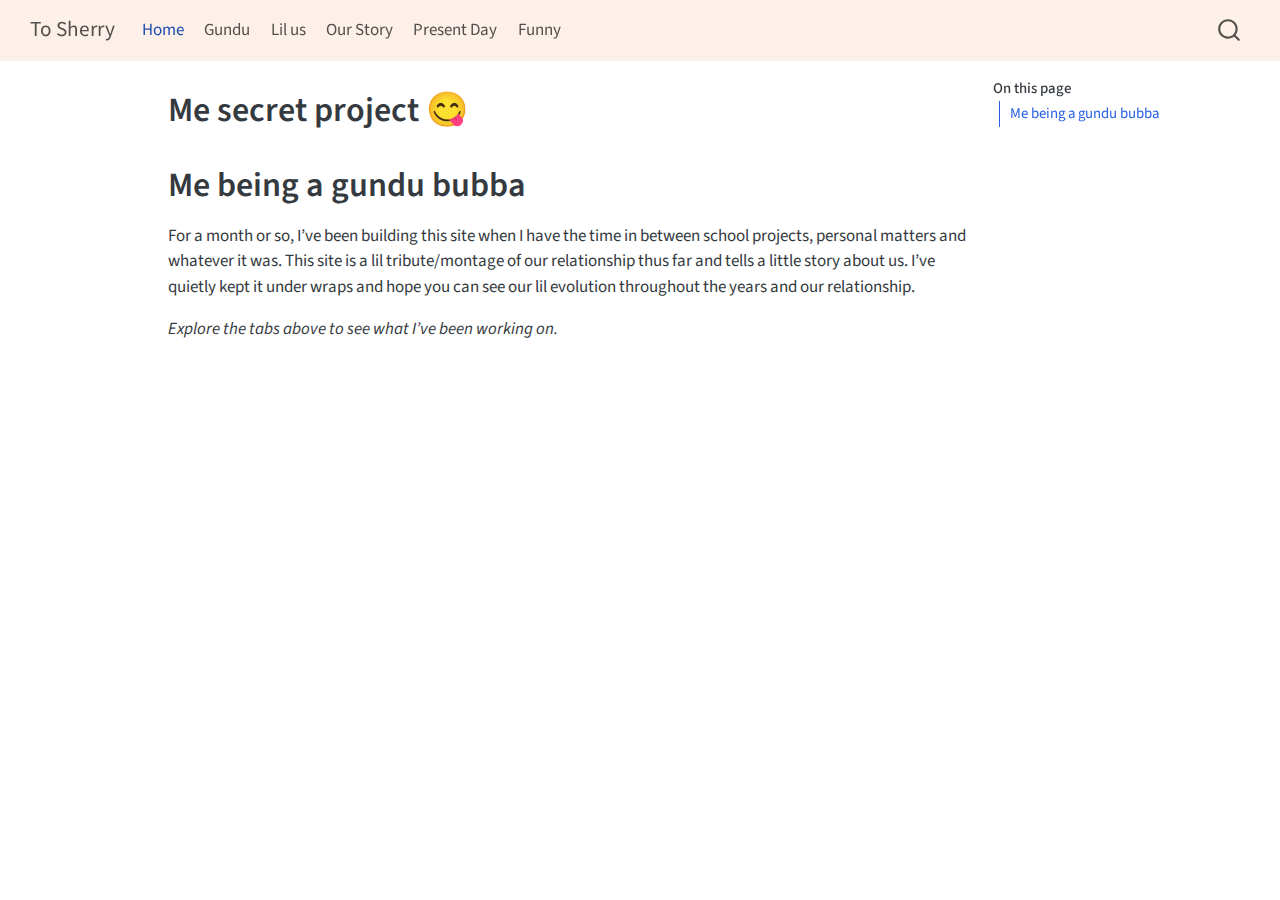
<file: docs/index.html>
<!DOCTYPE html>
<html xmlns="http://www.w3.org/1999/xhtml" lang="en" xml:lang="en"><head>

<meta charset="utf-8">
<meta name="generator" content="quarto-1.8.26">

<meta name="viewport" content="width=device-width, initial-scale=1.0, user-scalable=yes">


<title>Me secret project 😋 – To Sherry</title>
<style>
code{white-space: pre-wrap;}
span.smallcaps{font-variant: small-caps;}
div.columns{display: flex; gap: min(4vw, 1.5em);}
div.column{flex: auto; overflow-x: auto;}
div.hanging-indent{margin-left: 1.5em; text-indent: -1.5em;}
ul.task-list{list-style: none;}
ul.task-list li input[type="checkbox"] {
  width: 0.8em;
  margin: 0 0.8em 0.2em -1em; /* quarto-specific, see https://github.com/quarto-dev/quarto-cli/issues/4556 */ 
  vertical-align: middle;
}
</style>


<script src="site_libs/quarto-nav/quarto-nav.js"></script>
<script src="site_libs/quarto-nav/headroom.min.js"></script>
<script src="site_libs/clipboard/clipboard.min.js"></script>
<script src="site_libs/quarto-search/autocomplete.umd.js"></script>
<script src="site_libs/quarto-search/fuse.min.js"></script>
<script src="site_libs/quarto-search/quarto-search.js"></script>
<meta name="quarto:offset" content="./">
<script src="site_libs/quarto-html/quarto.js" type="module"></script>
<script src="site_libs/quarto-html/tabsets/tabsets.js" type="module"></script>
<script src="site_libs/quarto-html/axe/axe-check.js" type="module"></script>
<script src="site_libs/quarto-html/popper.min.js"></script>
<script src="site_libs/quarto-html/tippy.umd.min.js"></script>
<script src="site_libs/quarto-html/anchor.min.js"></script>
<link href="site_libs/quarto-html/tippy.css" rel="stylesheet">
<link href="site_libs/quarto-html/quarto-syntax-highlighting-587c61ba64f3a5504c4d52d930310e48.css" rel="stylesheet" id="quarto-text-highlighting-styles">
<script src="site_libs/bootstrap/bootstrap.min.js"></script>
<link href="site_libs/bootstrap/bootstrap-icons.css" rel="stylesheet">
<link href="site_libs/bootstrap/bootstrap-d19122526c0ed4ae2cac0f6bc141cb83.min.css" rel="stylesheet" append-hash="true" id="quarto-bootstrap" data-mode="light">
<script id="quarto-search-options" type="application/json">{
  "location": "navbar",
  "copy-button": false,
  "collapse-after": 3,
  "panel-placement": "end",
  "type": "overlay",
  "limit": 50,
  "keyboard-shortcut": [
    "f",
    "/",
    "s"
  ],
  "show-item-context": false,
  "language": {
    "search-no-results-text": "No results",
    "search-matching-documents-text": "matching documents",
    "search-copy-link-title": "Copy link to search",
    "search-hide-matches-text": "Hide additional matches",
    "search-more-match-text": "more match in this document",
    "search-more-matches-text": "more matches in this document",
    "search-clear-button-title": "Clear",
    "search-text-placeholder": "",
    "search-detached-cancel-button-title": "Cancel",
    "search-submit-button-title": "Submit",
    "search-label": "Search"
  }
}</script>


<link rel="stylesheet" href="styles.css">
</head>

<body class="nav-fixed quarto-light">

<div id="quarto-search-results"></div>
  <header id="quarto-header" class="headroom fixed-top">
    <nav class="navbar navbar-expand-lg " data-bs-theme="dark">
      <div class="navbar-container container-fluid">
      <div class="navbar-brand-container mx-auto">
    <a class="navbar-brand" href="./index.html">
    <span class="navbar-title">To Sherry</span>
    </a>
  </div>
            <div id="quarto-search" class="" title="Search"></div>
          <button class="navbar-toggler" type="button" data-bs-toggle="collapse" data-bs-target="#navbarCollapse" aria-controls="navbarCollapse" role="menu" aria-expanded="false" aria-label="Toggle navigation" onclick="if (window.quartoToggleHeadroom) { window.quartoToggleHeadroom(); }">
  <span class="navbar-toggler-icon"></span>
</button>
          <div class="collapse navbar-collapse" id="navbarCollapse">
            <ul class="navbar-nav navbar-nav-scroll me-auto">
  <li class="nav-item">
    <a class="nav-link active" href="./index.html" aria-current="page"> 
<span class="menu-text">Home</span></a>
  </li>  
  <li class="nav-item">
    <a class="nav-link" href="./about.html"> 
<span class="menu-text">Gundu</span></a>
  </li>  
  <li class="nav-item">
    <a class="nav-link" href="./beginning.html"> 
<span class="menu-text">Lil us</span></a>
  </li>  
  <li class="nav-item">
    <a class="nav-link" href="./story.html"> 
<span class="menu-text">Our Story</span></a>
  </li>  
  <li class="nav-item">
    <a class="nav-link" href="./present.html"> 
<span class="menu-text">Present Day</span></a>
  </li>  
  <li class="nav-item">
    <a class="nav-link" href="./test.html"> 
<span class="menu-text">Funny</span></a>
  </li>  
</ul>
          </div> <!-- /navcollapse -->
            <div class="quarto-navbar-tools">
</div>
      </div> <!-- /container-fluid -->
    </nav>
</header>
<!-- content -->
<div id="quarto-content" class="quarto-container page-columns page-rows-contents page-layout-article page-navbar">
<!-- sidebar -->
<!-- margin-sidebar -->
    <div id="quarto-margin-sidebar" class="sidebar margin-sidebar">
        <nav id="TOC" role="doc-toc" class="toc-active">
    <h2 id="toc-title">On this page</h2>
   
  <ul>
  <li><a href="#me-being-a-gundu-bubba" id="toc-me-being-a-gundu-bubba" class="nav-link active" data-scroll-target="#me-being-a-gundu-bubba">Me being a gundu bubba</a></li>
  </ul>
</nav>
    </div>
<!-- main -->
<main class="content" id="quarto-document-content">

<header id="title-block-header" class="quarto-title-block default">
<div class="quarto-title">
<h1 class="title">Me secret project 😋</h1>
</div>



<div class="quarto-title-meta">

    
  
    
  </div>
  


</header>


<section id="me-being-a-gundu-bubba" class="level1">
<h1>Me being a gundu bubba</h1>
<p>For a month or so, I’ve been building this site when I have the time in between school projects, personal matters and whatever it was. This site is a lil tribute/montage of our relationship thus far and tells a little story about us. I’ve quietly kept it under wraps and hope you can see our lil evolution throughout the years and our relationship.</p>
<p><em>Explore the tabs above to see what I’ve been working on.</em></p>


</section>

</main> <!-- /main -->
<script id="quarto-html-after-body" type="application/javascript">
  window.document.addEventListener("DOMContentLoaded", function (event) {
    const icon = "";
    const anchorJS = new window.AnchorJS();
    anchorJS.options = {
      placement: 'right',
      icon: icon
    };
    anchorJS.add('.anchored');
    const isCodeAnnotation = (el) => {
      for (const clz of el.classList) {
        if (clz.startsWith('code-annotation-')) {                     
          return true;
        }
      }
      return false;
    }
    const onCopySuccess = function(e) {
      // button target
      const button = e.trigger;
      // don't keep focus
      button.blur();
      // flash "checked"
      button.classList.add('code-copy-button-checked');
      var currentTitle = button.getAttribute("title");
      button.setAttribute("title", "Copied!");
      let tooltip;
      if (window.bootstrap) {
        button.setAttribute("data-bs-toggle", "tooltip");
        button.setAttribute("data-bs-placement", "left");
        button.setAttribute("data-bs-title", "Copied!");
        tooltip = new bootstrap.Tooltip(button, 
          { trigger: "manual", 
            customClass: "code-copy-button-tooltip",
            offset: [0, -8]});
        tooltip.show();    
      }
      setTimeout(function() {
        if (tooltip) {
          tooltip.hide();
          button.removeAttribute("data-bs-title");
          button.removeAttribute("data-bs-toggle");
          button.removeAttribute("data-bs-placement");
        }
        button.setAttribute("title", currentTitle);
        button.classList.remove('code-copy-button-checked');
      }, 1000);
      // clear code selection
      e.clearSelection();
    }
    const getTextToCopy = function(trigger) {
      const outerScaffold = trigger.parentElement.cloneNode(true);
      const codeEl = outerScaffold.querySelector('code');
      for (const childEl of codeEl.children) {
        if (isCodeAnnotation(childEl)) {
          childEl.remove();
        }
      }
      return codeEl.innerText;
    }
    const clipboard = new window.ClipboardJS('.code-copy-button:not([data-in-quarto-modal])', {
      text: getTextToCopy
    });
    clipboard.on('success', onCopySuccess);
    if (window.document.getElementById('quarto-embedded-source-code-modal')) {
      const clipboardModal = new window.ClipboardJS('.code-copy-button[data-in-quarto-modal]', {
        text: getTextToCopy,
        container: window.document.getElementById('quarto-embedded-source-code-modal')
      });
      clipboardModal.on('success', onCopySuccess);
    }
      var localhostRegex = new RegExp(/^(?:http|https):\/\/localhost\:?[0-9]*\//);
      var mailtoRegex = new RegExp(/^mailto:/);
        var filterRegex = new RegExp('/' + window.location.host + '/');
      var isInternal = (href) => {
          return filterRegex.test(href) || localhostRegex.test(href) || mailtoRegex.test(href);
      }
      // Inspect non-navigation links and adorn them if external
     var links = window.document.querySelectorAll('a[href]:not(.nav-link):not(.navbar-brand):not(.toc-action):not(.sidebar-link):not(.sidebar-item-toggle):not(.pagination-link):not(.no-external):not([aria-hidden]):not(.dropdown-item):not(.quarto-navigation-tool):not(.about-link)');
      for (var i=0; i<links.length; i++) {
        const link = links[i];
        if (!isInternal(link.href)) {
          // undo the damage that might have been done by quarto-nav.js in the case of
          // links that we want to consider external
          if (link.dataset.originalHref !== undefined) {
            link.href = link.dataset.originalHref;
          }
        }
      }
    function tippyHover(el, contentFn, onTriggerFn, onUntriggerFn) {
      const config = {
        allowHTML: true,
        maxWidth: 500,
        delay: 100,
        arrow: false,
        appendTo: function(el) {
            return el.parentElement;
        },
        interactive: true,
        interactiveBorder: 10,
        theme: 'quarto',
        placement: 'bottom-start',
      };
      if (contentFn) {
        config.content = contentFn;
      }
      if (onTriggerFn) {
        config.onTrigger = onTriggerFn;
      }
      if (onUntriggerFn) {
        config.onUntrigger = onUntriggerFn;
      }
      window.tippy(el, config); 
    }
    const noterefs = window.document.querySelectorAll('a[role="doc-noteref"]');
    for (var i=0; i<noterefs.length; i++) {
      const ref = noterefs[i];
      tippyHover(ref, function() {
        // use id or data attribute instead here
        let href = ref.getAttribute('data-footnote-href') || ref.getAttribute('href');
        try { href = new URL(href).hash; } catch {}
        const id = href.replace(/^#\/?/, "");
        const note = window.document.getElementById(id);
        if (note) {
          return note.innerHTML;
        } else {
          return "";
        }
      });
    }
    const xrefs = window.document.querySelectorAll('a.quarto-xref');
    const processXRef = (id, note) => {
      // Strip column container classes
      const stripColumnClz = (el) => {
        el.classList.remove("page-full", "page-columns");
        if (el.children) {
          for (const child of el.children) {
            stripColumnClz(child);
          }
        }
      }
      stripColumnClz(note)
      if (id === null || id.startsWith('sec-')) {
        // Special case sections, only their first couple elements
        const container = document.createElement("div");
        if (note.children && note.children.length > 2) {
          container.appendChild(note.children[0].cloneNode(true));
          for (let i = 1; i < note.children.length; i++) {
            const child = note.children[i];
            if (child.tagName === "P" && child.innerText === "") {
              continue;
            } else {
              container.appendChild(child.cloneNode(true));
              break;
            }
          }
          if (window.Quarto?.typesetMath) {
            window.Quarto.typesetMath(container);
          }
          return container.innerHTML
        } else {
          if (window.Quarto?.typesetMath) {
            window.Quarto.typesetMath(note);
          }
          return note.innerHTML;
        }
      } else {
        // Remove any anchor links if they are present
        const anchorLink = note.querySelector('a.anchorjs-link');
        if (anchorLink) {
          anchorLink.remove();
        }
        if (window.Quarto?.typesetMath) {
          window.Quarto.typesetMath(note);
        }
        if (note.classList.contains("callout")) {
          return note.outerHTML;
        } else {
          return note.innerHTML;
        }
      }
    }
    for (var i=0; i<xrefs.length; i++) {
      const xref = xrefs[i];
      tippyHover(xref, undefined, function(instance) {
        instance.disable();
        let url = xref.getAttribute('href');
        let hash = undefined; 
        if (url.startsWith('#')) {
          hash = url;
        } else {
          try { hash = new URL(url).hash; } catch {}
        }
        if (hash) {
          const id = hash.replace(/^#\/?/, "");
          const note = window.document.getElementById(id);
          if (note !== null) {
            try {
              const html = processXRef(id, note.cloneNode(true));
              instance.setContent(html);
            } finally {
              instance.enable();
              instance.show();
            }
          } else {
            // See if we can fetch this
            fetch(url.split('#')[0])
            .then(res => res.text())
            .then(html => {
              const parser = new DOMParser();
              const htmlDoc = parser.parseFromString(html, "text/html");
              const note = htmlDoc.getElementById(id);
              if (note !== null) {
                const html = processXRef(id, note);
                instance.setContent(html);
              } 
            }).finally(() => {
              instance.enable();
              instance.show();
            });
          }
        } else {
          // See if we can fetch a full url (with no hash to target)
          // This is a special case and we should probably do some content thinning / targeting
          fetch(url)
          .then(res => res.text())
          .then(html => {
            const parser = new DOMParser();
            const htmlDoc = parser.parseFromString(html, "text/html");
            const note = htmlDoc.querySelector('main.content');
            if (note !== null) {
              // This should only happen for chapter cross references
              // (since there is no id in the URL)
              // remove the first header
              if (note.children.length > 0 && note.children[0].tagName === "HEADER") {
                note.children[0].remove();
              }
              const html = processXRef(null, note);
              instance.setContent(html);
            } 
          }).finally(() => {
            instance.enable();
            instance.show();
          });
        }
      }, function(instance) {
      });
    }
        let selectedAnnoteEl;
        const selectorForAnnotation = ( cell, annotation) => {
          let cellAttr = 'data-code-cell="' + cell + '"';
          let lineAttr = 'data-code-annotation="' +  annotation + '"';
          const selector = 'span[' + cellAttr + '][' + lineAttr + ']';
          return selector;
        }
        const selectCodeLines = (annoteEl) => {
          const doc = window.document;
          const targetCell = annoteEl.getAttribute("data-target-cell");
          const targetAnnotation = annoteEl.getAttribute("data-target-annotation");
          const annoteSpan = window.document.querySelector(selectorForAnnotation(targetCell, targetAnnotation));
          const lines = annoteSpan.getAttribute("data-code-lines").split(",");
          const lineIds = lines.map((line) => {
            return targetCell + "-" + line;
          })
          let top = null;
          let height = null;
          let parent = null;
          if (lineIds.length > 0) {
              //compute the position of the single el (top and bottom and make a div)
              const el = window.document.getElementById(lineIds[0]);
              top = el.offsetTop;
              height = el.offsetHeight;
              parent = el.parentElement.parentElement;
            if (lineIds.length > 1) {
              const lastEl = window.document.getElementById(lineIds[lineIds.length - 1]);
              const bottom = lastEl.offsetTop + lastEl.offsetHeight;
              height = bottom - top;
            }
            if (top !== null && height !== null && parent !== null) {
              // cook up a div (if necessary) and position it 
              let div = window.document.getElementById("code-annotation-line-highlight");
              if (div === null) {
                div = window.document.createElement("div");
                div.setAttribute("id", "code-annotation-line-highlight");
                div.style.position = 'absolute';
                parent.appendChild(div);
              }
              div.style.top = top - 2 + "px";
              div.style.height = height + 4 + "px";
              div.style.left = 0;
              let gutterDiv = window.document.getElementById("code-annotation-line-highlight-gutter");
              if (gutterDiv === null) {
                gutterDiv = window.document.createElement("div");
                gutterDiv.setAttribute("id", "code-annotation-line-highlight-gutter");
                gutterDiv.style.position = 'absolute';
                const codeCell = window.document.getElementById(targetCell);
                const gutter = codeCell.querySelector('.code-annotation-gutter');
                gutter.appendChild(gutterDiv);
              }
              gutterDiv.style.top = top - 2 + "px";
              gutterDiv.style.height = height + 4 + "px";
            }
            selectedAnnoteEl = annoteEl;
          }
        };
        const unselectCodeLines = () => {
          const elementsIds = ["code-annotation-line-highlight", "code-annotation-line-highlight-gutter"];
          elementsIds.forEach((elId) => {
            const div = window.document.getElementById(elId);
            if (div) {
              div.remove();
            }
          });
          selectedAnnoteEl = undefined;
        };
          // Handle positioning of the toggle
      window.addEventListener(
        "resize",
        throttle(() => {
          elRect = undefined;
          if (selectedAnnoteEl) {
            selectCodeLines(selectedAnnoteEl);
          }
        }, 10)
      );
      function throttle(fn, ms) {
      let throttle = false;
      let timer;
        return (...args) => {
          if(!throttle) { // first call gets through
              fn.apply(this, args);
              throttle = true;
          } else { // all the others get throttled
              if(timer) clearTimeout(timer); // cancel #2
              timer = setTimeout(() => {
                fn.apply(this, args);
                timer = throttle = false;
              }, ms);
          }
        };
      }
        // Attach click handler to the DT
        const annoteDls = window.document.querySelectorAll('dt[data-target-cell]');
        for (const annoteDlNode of annoteDls) {
          annoteDlNode.addEventListener('click', (event) => {
            const clickedEl = event.target;
            if (clickedEl !== selectedAnnoteEl) {
              unselectCodeLines();
              const activeEl = window.document.querySelector('dt[data-target-cell].code-annotation-active');
              if (activeEl) {
                activeEl.classList.remove('code-annotation-active');
              }
              selectCodeLines(clickedEl);
              clickedEl.classList.add('code-annotation-active');
            } else {
              // Unselect the line
              unselectCodeLines();
              clickedEl.classList.remove('code-annotation-active');
            }
          });
        }
    const findCites = (el) => {
      const parentEl = el.parentElement;
      if (parentEl) {
        const cites = parentEl.dataset.cites;
        if (cites) {
          return {
            el,
            cites: cites.split(' ')
          };
        } else {
          return findCites(el.parentElement)
        }
      } else {
        return undefined;
      }
    };
    var bibliorefs = window.document.querySelectorAll('a[role="doc-biblioref"]');
    for (var i=0; i<bibliorefs.length; i++) {
      const ref = bibliorefs[i];
      const citeInfo = findCites(ref);
      if (citeInfo) {
        tippyHover(citeInfo.el, function() {
          var popup = window.document.createElement('div');
          citeInfo.cites.forEach(function(cite) {
            var citeDiv = window.document.createElement('div');
            citeDiv.classList.add('hanging-indent');
            citeDiv.classList.add('csl-entry');
            var biblioDiv = window.document.getElementById('ref-' + cite);
            if (biblioDiv) {
              citeDiv.innerHTML = biblioDiv.innerHTML;
            }
            popup.appendChild(citeDiv);
          });
          return popup.innerHTML;
        });
      }
    }
  });
  </script>
</div> <!-- /content -->




</body></html>
</file>
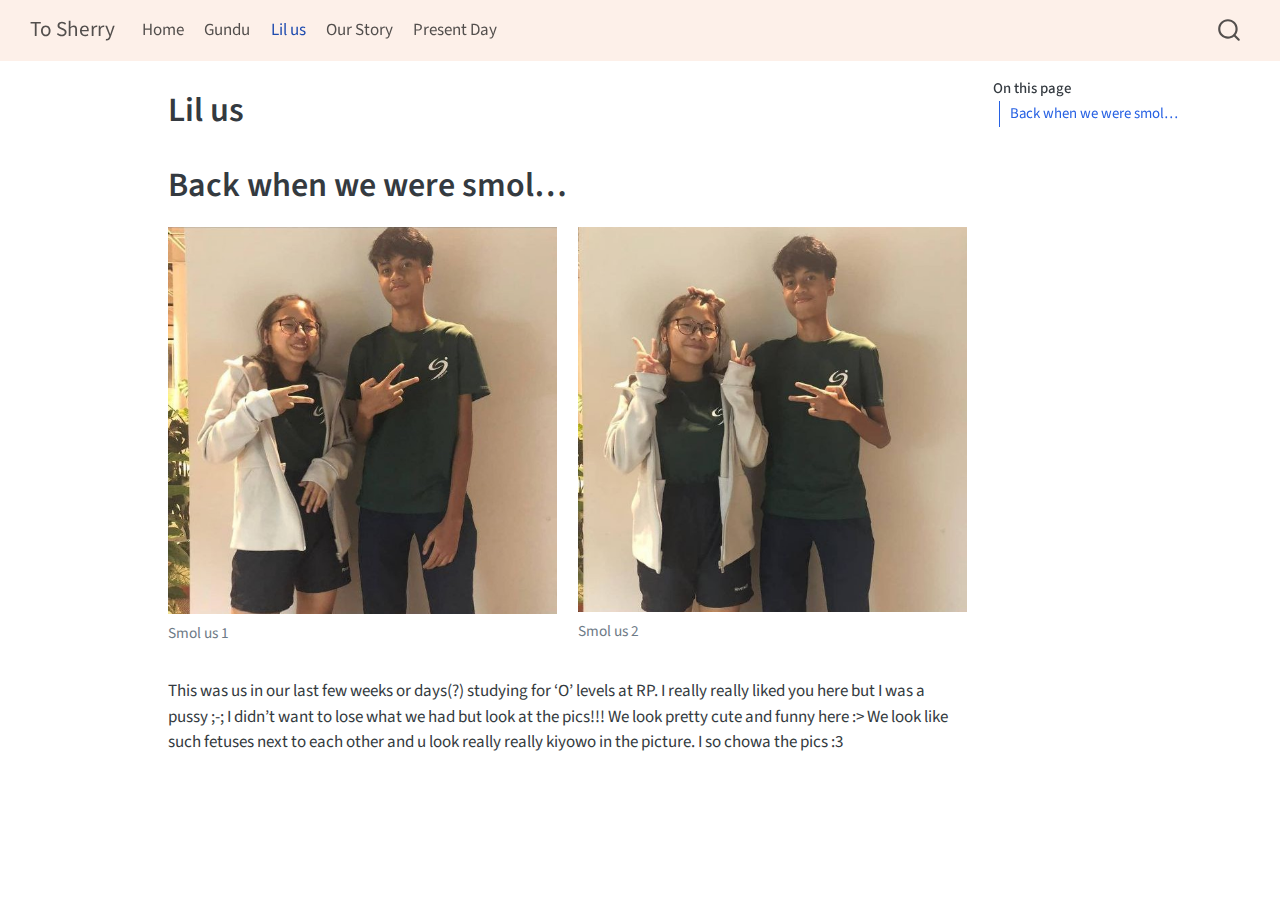
<file: docs/beginning.html>
<!DOCTYPE html>
<html xmlns="http://www.w3.org/1999/xhtml" lang="en" xml:lang="en"><head>

<meta charset="utf-8">
<meta name="generator" content="quarto-1.8.26">

<meta name="viewport" content="width=device-width, initial-scale=1.0, user-scalable=yes">


<title>Lil us – To Sherry</title>
<style>
code{white-space: pre-wrap;}
span.smallcaps{font-variant: small-caps;}
div.columns{display: flex; gap: min(4vw, 1.5em);}
div.column{flex: auto; overflow-x: auto;}
div.hanging-indent{margin-left: 1.5em; text-indent: -1.5em;}
ul.task-list{list-style: none;}
ul.task-list li input[type="checkbox"] {
  width: 0.8em;
  margin: 0 0.8em 0.2em -1em; /* quarto-specific, see https://github.com/quarto-dev/quarto-cli/issues/4556 */ 
  vertical-align: middle;
}
</style>


<script src="site_libs/quarto-nav/quarto-nav.js"></script>
<script src="site_libs/quarto-nav/headroom.min.js"></script>
<script src="site_libs/clipboard/clipboard.min.js"></script>
<script src="site_libs/quarto-search/autocomplete.umd.js"></script>
<script src="site_libs/quarto-search/fuse.min.js"></script>
<script src="site_libs/quarto-search/quarto-search.js"></script>
<meta name="quarto:offset" content="./">
<script src="site_libs/quarto-html/quarto.js" type="module"></script>
<script src="site_libs/quarto-html/tabsets/tabsets.js" type="module"></script>
<script src="site_libs/quarto-html/axe/axe-check.js" type="module"></script>
<script src="site_libs/quarto-html/popper.min.js"></script>
<script src="site_libs/quarto-html/tippy.umd.min.js"></script>
<script src="site_libs/quarto-html/anchor.min.js"></script>
<link href="site_libs/quarto-html/tippy.css" rel="stylesheet">
<link href="site_libs/quarto-html/quarto-syntax-highlighting-587c61ba64f3a5504c4d52d930310e48.css" rel="stylesheet" id="quarto-text-highlighting-styles">
<script src="site_libs/bootstrap/bootstrap.min.js"></script>
<link href="site_libs/bootstrap/bootstrap-icons.css" rel="stylesheet">
<link href="site_libs/bootstrap/bootstrap-d19122526c0ed4ae2cac0f6bc141cb83.min.css" rel="stylesheet" append-hash="true" id="quarto-bootstrap" data-mode="light">
<script id="quarto-search-options" type="application/json">{
  "location": "navbar",
  "copy-button": false,
  "collapse-after": 3,
  "panel-placement": "end",
  "type": "overlay",
  "limit": 50,
  "keyboard-shortcut": [
    "f",
    "/",
    "s"
  ],
  "show-item-context": false,
  "language": {
    "search-no-results-text": "No results",
    "search-matching-documents-text": "matching documents",
    "search-copy-link-title": "Copy link to search",
    "search-hide-matches-text": "Hide additional matches",
    "search-more-match-text": "more match in this document",
    "search-more-matches-text": "more matches in this document",
    "search-clear-button-title": "Clear",
    "search-text-placeholder": "",
    "search-detached-cancel-button-title": "Cancel",
    "search-submit-button-title": "Submit",
    "search-label": "Search"
  }
}</script>


<link rel="stylesheet" href="styles.css">
</head>

<body class="nav-fixed quarto-light">

<div id="quarto-search-results"></div>
  <header id="quarto-header" class="headroom fixed-top">
    <nav class="navbar navbar-expand-lg " data-bs-theme="dark">
      <div class="navbar-container container-fluid">
      <div class="navbar-brand-container mx-auto">
    <a class="navbar-brand" href="./index.html">
    <span class="navbar-title">To Sherry</span>
    </a>
  </div>
            <div id="quarto-search" class="" title="Search"></div>
          <button class="navbar-toggler" type="button" data-bs-toggle="collapse" data-bs-target="#navbarCollapse" aria-controls="navbarCollapse" role="menu" aria-expanded="false" aria-label="Toggle navigation" onclick="if (window.quartoToggleHeadroom) { window.quartoToggleHeadroom(); }">
  <span class="navbar-toggler-icon"></span>
</button>
          <div class="collapse navbar-collapse" id="navbarCollapse">
            <ul class="navbar-nav navbar-nav-scroll me-auto">
  <li class="nav-item">
    <a class="nav-link" href="./index.html"> 
<span class="menu-text">Home</span></a>
  </li>  
  <li class="nav-item">
    <a class="nav-link" href="./about.html"> 
<span class="menu-text">Gundu</span></a>
  </li>  
  <li class="nav-item">
    <a class="nav-link active" href="./beginning.html" aria-current="page"> 
<span class="menu-text">Lil us</span></a>
  </li>  
  <li class="nav-item">
    <a class="nav-link" href="./story.html"> 
<span class="menu-text">Our Story</span></a>
  </li>  
  <li class="nav-item">
    <a class="nav-link" href="./present.html"> 
<span class="menu-text">Present Day</span></a>
  </li>  
</ul>
          </div> <!-- /navcollapse -->
            <div class="quarto-navbar-tools">
</div>
      </div> <!-- /container-fluid -->
    </nav>
</header>
<!-- content -->
<div id="quarto-content" class="quarto-container page-columns page-rows-contents page-layout-article page-navbar">
<!-- sidebar -->
<!-- margin-sidebar -->
    <div id="quarto-margin-sidebar" class="sidebar margin-sidebar">
        <nav id="TOC" role="doc-toc" class="toc-active">
    <h2 id="toc-title">On this page</h2>
   
  <ul>
  <li><a href="#back-when-we-were-smol" id="toc-back-when-we-were-smol" class="nav-link active" data-scroll-target="#back-when-we-were-smol">Back when we were smol…</a></li>
  </ul>
</nav>
    </div>
<!-- main -->
<main class="content" id="quarto-document-content">

<header id="title-block-header" class="quarto-title-block default">
<div class="quarto-title">
<h1 class="title">Lil us</h1>
</div>



<div class="quarto-title-meta">

    
  
    
  </div>
  


</header>


<section id="back-when-we-were-smol" class="level1">
<h1>Back when we were smol…</h1>
<div class="quarto-layout-panel" data-layout-ncol="2">
<div class="quarto-layout-row">
<div class="quarto-layout-cell" style="flex-basis: 50.0%;justify-content: flex-start;">
<div class="quarto-figure quarto-figure-center">
<figure class="figure">
<p><img src="smol_us_1.jpg" class="img-fluid figure-img"></p>
<figcaption>Smol us 1</figcaption>
</figure>
</div>
</div>
<div class="quarto-layout-cell" style="flex-basis: 50.0%;justify-content: flex-start;">
<div class="quarto-figure quarto-figure-center">
<figure class="figure">
<p><img src="smol_us_2.jpg" class="img-fluid figure-img"></p>
<figcaption>Smol us 2</figcaption>
</figure>
</div>
</div>
</div>
</div>
<p>This was us in our last few weeks or days(?) studying for ‘O’ levels at RP. I really really liked you here but I was a pussy ;-; I didn’t want to lose what we had but look at the pics!!! We look pretty cute and funny here :&gt; We look like such fetuses next to each other and u look really really kiyowo in the picture. I so chowa the pics :3</p>


</section>

</main> <!-- /main -->
<script id="quarto-html-after-body" type="application/javascript">
  window.document.addEventListener("DOMContentLoaded", function (event) {
    const icon = "";
    const anchorJS = new window.AnchorJS();
    anchorJS.options = {
      placement: 'right',
      icon: icon
    };
    anchorJS.add('.anchored');
    const isCodeAnnotation = (el) => {
      for (const clz of el.classList) {
        if (clz.startsWith('code-annotation-')) {                     
          return true;
        }
      }
      return false;
    }
    const onCopySuccess = function(e) {
      // button target
      const button = e.trigger;
      // don't keep focus
      button.blur();
      // flash "checked"
      button.classList.add('code-copy-button-checked');
      var currentTitle = button.getAttribute("title");
      button.setAttribute("title", "Copied!");
      let tooltip;
      if (window.bootstrap) {
        button.setAttribute("data-bs-toggle", "tooltip");
        button.setAttribute("data-bs-placement", "left");
        button.setAttribute("data-bs-title", "Copied!");
        tooltip = new bootstrap.Tooltip(button, 
          { trigger: "manual", 
            customClass: "code-copy-button-tooltip",
            offset: [0, -8]});
        tooltip.show();    
      }
      setTimeout(function() {
        if (tooltip) {
          tooltip.hide();
          button.removeAttribute("data-bs-title");
          button.removeAttribute("data-bs-toggle");
          button.removeAttribute("data-bs-placement");
        }
        button.setAttribute("title", currentTitle);
        button.classList.remove('code-copy-button-checked');
      }, 1000);
      // clear code selection
      e.clearSelection();
    }
    const getTextToCopy = function(trigger) {
      const outerScaffold = trigger.parentElement.cloneNode(true);
      const codeEl = outerScaffold.querySelector('code');
      for (const childEl of codeEl.children) {
        if (isCodeAnnotation(childEl)) {
          childEl.remove();
        }
      }
      return codeEl.innerText;
    }
    const clipboard = new window.ClipboardJS('.code-copy-button:not([data-in-quarto-modal])', {
      text: getTextToCopy
    });
    clipboard.on('success', onCopySuccess);
    if (window.document.getElementById('quarto-embedded-source-code-modal')) {
      const clipboardModal = new window.ClipboardJS('.code-copy-button[data-in-quarto-modal]', {
        text: getTextToCopy,
        container: window.document.getElementById('quarto-embedded-source-code-modal')
      });
      clipboardModal.on('success', onCopySuccess);
    }
      var localhostRegex = new RegExp(/^(?:http|https):\/\/localhost\:?[0-9]*\//);
      var mailtoRegex = new RegExp(/^mailto:/);
        var filterRegex = new RegExp('/' + window.location.host + '/');
      var isInternal = (href) => {
          return filterRegex.test(href) || localhostRegex.test(href) || mailtoRegex.test(href);
      }
      // Inspect non-navigation links and adorn them if external
     var links = window.document.querySelectorAll('a[href]:not(.nav-link):not(.navbar-brand):not(.toc-action):not(.sidebar-link):not(.sidebar-item-toggle):not(.pagination-link):not(.no-external):not([aria-hidden]):not(.dropdown-item):not(.quarto-navigation-tool):not(.about-link)');
      for (var i=0; i<links.length; i++) {
        const link = links[i];
        if (!isInternal(link.href)) {
          // undo the damage that might have been done by quarto-nav.js in the case of
          // links that we want to consider external
          if (link.dataset.originalHref !== undefined) {
            link.href = link.dataset.originalHref;
          }
        }
      }
    function tippyHover(el, contentFn, onTriggerFn, onUntriggerFn) {
      const config = {
        allowHTML: true,
        maxWidth: 500,
        delay: 100,
        arrow: false,
        appendTo: function(el) {
            return el.parentElement;
        },
        interactive: true,
        interactiveBorder: 10,
        theme: 'quarto',
        placement: 'bottom-start',
      };
      if (contentFn) {
        config.content = contentFn;
      }
      if (onTriggerFn) {
        config.onTrigger = onTriggerFn;
      }
      if (onUntriggerFn) {
        config.onUntrigger = onUntriggerFn;
      }
      window.tippy(el, config); 
    }
    const noterefs = window.document.querySelectorAll('a[role="doc-noteref"]');
    for (var i=0; i<noterefs.length; i++) {
      const ref = noterefs[i];
      tippyHover(ref, function() {
        // use id or data attribute instead here
        let href = ref.getAttribute('data-footnote-href') || ref.getAttribute('href');
        try { href = new URL(href).hash; } catch {}
        const id = href.replace(/^#\/?/, "");
        const note = window.document.getElementById(id);
        if (note) {
          return note.innerHTML;
        } else {
          return "";
        }
      });
    }
    const xrefs = window.document.querySelectorAll('a.quarto-xref');
    const processXRef = (id, note) => {
      // Strip column container classes
      const stripColumnClz = (el) => {
        el.classList.remove("page-full", "page-columns");
        if (el.children) {
          for (const child of el.children) {
            stripColumnClz(child);
          }
        }
      }
      stripColumnClz(note)
      if (id === null || id.startsWith('sec-')) {
        // Special case sections, only their first couple elements
        const container = document.createElement("div");
        if (note.children && note.children.length > 2) {
          container.appendChild(note.children[0].cloneNode(true));
          for (let i = 1; i < note.children.length; i++) {
            const child = note.children[i];
            if (child.tagName === "P" && child.innerText === "") {
              continue;
            } else {
              container.appendChild(child.cloneNode(true));
              break;
            }
          }
          if (window.Quarto?.typesetMath) {
            window.Quarto.typesetMath(container);
          }
          return container.innerHTML
        } else {
          if (window.Quarto?.typesetMath) {
            window.Quarto.typesetMath(note);
          }
          return note.innerHTML;
        }
      } else {
        // Remove any anchor links if they are present
        const anchorLink = note.querySelector('a.anchorjs-link');
        if (anchorLink) {
          anchorLink.remove();
        }
        if (window.Quarto?.typesetMath) {
          window.Quarto.typesetMath(note);
        }
        if (note.classList.contains("callout")) {
          return note.outerHTML;
        } else {
          return note.innerHTML;
        }
      }
    }
    for (var i=0; i<xrefs.length; i++) {
      const xref = xrefs[i];
      tippyHover(xref, undefined, function(instance) {
        instance.disable();
        let url = xref.getAttribute('href');
        let hash = undefined; 
        if (url.startsWith('#')) {
          hash = url;
        } else {
          try { hash = new URL(url).hash; } catch {}
        }
        if (hash) {
          const id = hash.replace(/^#\/?/, "");
          const note = window.document.getElementById(id);
          if (note !== null) {
            try {
              const html = processXRef(id, note.cloneNode(true));
              instance.setContent(html);
            } finally {
              instance.enable();
              instance.show();
            }
          } else {
            // See if we can fetch this
            fetch(url.split('#')[0])
            .then(res => res.text())
            .then(html => {
              const parser = new DOMParser();
              const htmlDoc = parser.parseFromString(html, "text/html");
              const note = htmlDoc.getElementById(id);
              if (note !== null) {
                const html = processXRef(id, note);
                instance.setContent(html);
              } 
            }).finally(() => {
              instance.enable();
              instance.show();
            });
          }
        } else {
          // See if we can fetch a full url (with no hash to target)
          // This is a special case and we should probably do some content thinning / targeting
          fetch(url)
          .then(res => res.text())
          .then(html => {
            const parser = new DOMParser();
            const htmlDoc = parser.parseFromString(html, "text/html");
            const note = htmlDoc.querySelector('main.content');
            if (note !== null) {
              // This should only happen for chapter cross references
              // (since there is no id in the URL)
              // remove the first header
              if (note.children.length > 0 && note.children[0].tagName === "HEADER") {
                note.children[0].remove();
              }
              const html = processXRef(null, note);
              instance.setContent(html);
            } 
          }).finally(() => {
            instance.enable();
            instance.show();
          });
        }
      }, function(instance) {
      });
    }
        let selectedAnnoteEl;
        const selectorForAnnotation = ( cell, annotation) => {
          let cellAttr = 'data-code-cell="' + cell + '"';
          let lineAttr = 'data-code-annotation="' +  annotation + '"';
          const selector = 'span[' + cellAttr + '][' + lineAttr + ']';
          return selector;
        }
        const selectCodeLines = (annoteEl) => {
          const doc = window.document;
          const targetCell = annoteEl.getAttribute("data-target-cell");
          const targetAnnotation = annoteEl.getAttribute("data-target-annotation");
          const annoteSpan = window.document.querySelector(selectorForAnnotation(targetCell, targetAnnotation));
          const lines = annoteSpan.getAttribute("data-code-lines").split(",");
          const lineIds = lines.map((line) => {
            return targetCell + "-" + line;
          })
          let top = null;
          let height = null;
          let parent = null;
          if (lineIds.length > 0) {
              //compute the position of the single el (top and bottom and make a div)
              const el = window.document.getElementById(lineIds[0]);
              top = el.offsetTop;
              height = el.offsetHeight;
              parent = el.parentElement.parentElement;
            if (lineIds.length > 1) {
              const lastEl = window.document.getElementById(lineIds[lineIds.length - 1]);
              const bottom = lastEl.offsetTop + lastEl.offsetHeight;
              height = bottom - top;
            }
            if (top !== null && height !== null && parent !== null) {
              // cook up a div (if necessary) and position it 
              let div = window.document.getElementById("code-annotation-line-highlight");
              if (div === null) {
                div = window.document.createElement("div");
                div.setAttribute("id", "code-annotation-line-highlight");
                div.style.position = 'absolute';
                parent.appendChild(div);
              }
              div.style.top = top - 2 + "px";
              div.style.height = height + 4 + "px";
              div.style.left = 0;
              let gutterDiv = window.document.getElementById("code-annotation-line-highlight-gutter");
              if (gutterDiv === null) {
                gutterDiv = window.document.createElement("div");
                gutterDiv.setAttribute("id", "code-annotation-line-highlight-gutter");
                gutterDiv.style.position = 'absolute';
                const codeCell = window.document.getElementById(targetCell);
                const gutter = codeCell.querySelector('.code-annotation-gutter');
                gutter.appendChild(gutterDiv);
              }
              gutterDiv.style.top = top - 2 + "px";
              gutterDiv.style.height = height + 4 + "px";
            }
            selectedAnnoteEl = annoteEl;
          }
        };
        const unselectCodeLines = () => {
          const elementsIds = ["code-annotation-line-highlight", "code-annotation-line-highlight-gutter"];
          elementsIds.forEach((elId) => {
            const div = window.document.getElementById(elId);
            if (div) {
              div.remove();
            }
          });
          selectedAnnoteEl = undefined;
        };
          // Handle positioning of the toggle
      window.addEventListener(
        "resize",
        throttle(() => {
          elRect = undefined;
          if (selectedAnnoteEl) {
            selectCodeLines(selectedAnnoteEl);
          }
        }, 10)
      );
      function throttle(fn, ms) {
      let throttle = false;
      let timer;
        return (...args) => {
          if(!throttle) { // first call gets through
              fn.apply(this, args);
              throttle = true;
          } else { // all the others get throttled
              if(timer) clearTimeout(timer); // cancel #2
              timer = setTimeout(() => {
                fn.apply(this, args);
                timer = throttle = false;
              }, ms);
          }
        };
      }
        // Attach click handler to the DT
        const annoteDls = window.document.querySelectorAll('dt[data-target-cell]');
        for (const annoteDlNode of annoteDls) {
          annoteDlNode.addEventListener('click', (event) => {
            const clickedEl = event.target;
            if (clickedEl !== selectedAnnoteEl) {
              unselectCodeLines();
              const activeEl = window.document.querySelector('dt[data-target-cell].code-annotation-active');
              if (activeEl) {
                activeEl.classList.remove('code-annotation-active');
              }
              selectCodeLines(clickedEl);
              clickedEl.classList.add('code-annotation-active');
            } else {
              // Unselect the line
              unselectCodeLines();
              clickedEl.classList.remove('code-annotation-active');
            }
          });
        }
    const findCites = (el) => {
      const parentEl = el.parentElement;
      if (parentEl) {
        const cites = parentEl.dataset.cites;
        if (cites) {
          return {
            el,
            cites: cites.split(' ')
          };
        } else {
          return findCites(el.parentElement)
        }
      } else {
        return undefined;
      }
    };
    var bibliorefs = window.document.querySelectorAll('a[role="doc-biblioref"]');
    for (var i=0; i<bibliorefs.length; i++) {
      const ref = bibliorefs[i];
      const citeInfo = findCites(ref);
      if (citeInfo) {
        tippyHover(citeInfo.el, function() {
          var popup = window.document.createElement('div');
          citeInfo.cites.forEach(function(cite) {
            var citeDiv = window.document.createElement('div');
            citeDiv.classList.add('hanging-indent');
            citeDiv.classList.add('csl-entry');
            var biblioDiv = window.document.getElementById('ref-' + cite);
            if (biblioDiv) {
              citeDiv.innerHTML = biblioDiv.innerHTML;
            }
            popup.appendChild(citeDiv);
          });
          return popup.innerHTML;
        });
      }
    }
  });
  </script>
</div> <!-- /content -->




</body></html>
</file>
<file: docs/site_libs/quarto-html/tippy.css>
.tippy-box[data-animation=fade][data-state=hidden]{opacity:0}[data-tippy-root]{max-width:calc(100vw - 10px)}.tippy-box{position:relative;background-color:#333;color:#fff;border-radius:4px;font-size:14px;line-height:1.4;white-space:normal;outline:0;transition-property:transform,visibility,opacity}.tippy-box[data-placement^=top]>.tippy-arrow{bottom:0}.tippy-box[data-placement^=top]>.tippy-arrow:before{bottom:-7px;left:0;border-width:8px 8px 0;border-top-color:initial;transform-origin:center top}.tippy-box[data-placement^=bottom]>.tippy-arrow{top:0}.tippy-box[data-placement^=bottom]>.tippy-arrow:before{top:-7px;left:0;border-width:0 8px 8px;border-bottom-color:initial;transform-origin:center bottom}.tippy-box[data-placement^=left]>.tippy-arrow{right:0}.tippy-box[data-placement^=left]>.tippy-arrow:before{border-width:8px 0 8px 8px;border-left-color:initial;right:-7px;transform-origin:center left}.tippy-box[data-placement^=right]>.tippy-arrow{left:0}.tippy-box[data-placement^=right]>.tippy-arrow:before{left:-7px;border-width:8px 8px 8px 0;border-right-color:initial;transform-origin:center right}.tippy-box[data-inertia][data-state=visible]{transition-timing-function:cubic-bezier(.54,1.5,.38,1.11)}.tippy-arrow{width:16px;height:16px;color:#333}.tippy-arrow:before{content:"";position:absolute;border-color:transparent;border-style:solid}.tippy-content{position:relative;padding:5px 9px;z-index:1}
</file>
<file: docs/site_libs/quarto-html/quarto-syntax-highlighting-587c61ba64f3a5504c4d52d930310e48.css>
/* quarto syntax highlight colors */
:root {
  --quarto-hl-ot-color: #003B4F;
  --quarto-hl-at-color: #657422;
  --quarto-hl-ss-color: #20794D;
  --quarto-hl-an-color: #5E5E5E;
  --quarto-hl-fu-color: #4758AB;
  --quarto-hl-st-color: #20794D;
  --quarto-hl-cf-color: #003B4F;
  --quarto-hl-op-color: #5E5E5E;
  --quarto-hl-er-color: #AD0000;
  --quarto-hl-bn-color: #AD0000;
  --quarto-hl-al-color: #AD0000;
  --quarto-hl-va-color: #111111;
  --quarto-hl-bu-color: inherit;
  --quarto-hl-ex-color: inherit;
  --quarto-hl-pp-color: #AD0000;
  --quarto-hl-in-color: #5E5E5E;
  --quarto-hl-vs-color: #20794D;
  --quarto-hl-wa-color: #5E5E5E;
  --quarto-hl-do-color: #5E5E5E;
  --quarto-hl-im-color: #00769E;
  --quarto-hl-ch-color: #20794D;
  --quarto-hl-dt-color: #AD0000;
  --quarto-hl-fl-color: #AD0000;
  --quarto-hl-co-color: #5E5E5E;
  --quarto-hl-cv-color: #5E5E5E;
  --quarto-hl-cn-color: #8f5902;
  --quarto-hl-sc-color: #5E5E5E;
  --quarto-hl-dv-color: #AD0000;
  --quarto-hl-kw-color: #003B4F;
}

/* other quarto variables */
:root {
  --quarto-font-monospace: SFMono-Regular, Menlo, Monaco, Consolas, "Liberation Mono", "Courier New", monospace;
}

/* syntax highlight based on Pandoc's rules */
pre > code.sourceCode > span {
  color: #003B4F;
}

code.sourceCode > span {
  color: #003B4F;
}

div.sourceCode,
div.sourceCode pre.sourceCode {
  color: #003B4F;
}

/* Normal */
code span {
  color: #003B4F;
}

/* Alert */
code span.al {
  color: #AD0000;
  font-style: inherit;
}

/* Annotation */
code span.an {
  color: #5E5E5E;
  font-style: inherit;
}

/* Attribute */
code span.at {
  color: #657422;
  font-style: inherit;
}

/* BaseN */
code span.bn {
  color: #AD0000;
  font-style: inherit;
}

/* BuiltIn */
code span.bu {
  font-style: inherit;
}

/* ControlFlow */
code span.cf {
  color: #003B4F;
  font-weight: bold;
  font-style: inherit;
}

/* Char */
code span.ch {
  color: #20794D;
  font-style: inherit;
}

/* Constant */
code span.cn {
  color: #8f5902;
  font-style: inherit;
}

/* Comment */
code span.co {
  color: #5E5E5E;
  font-style: inherit;
}

/* CommentVar */
code span.cv {
  color: #5E5E5E;
  font-style: italic;
}

/* Documentation */
code span.do {
  color: #5E5E5E;
  font-style: italic;
}

/* DataType */
code span.dt {
  color: #AD0000;
  font-style: inherit;
}

/* DecVal */
code span.dv {
  color: #AD0000;
  font-style: inherit;
}

/* Error */
code span.er {
  color: #AD0000;
  font-style: inherit;
}

/* Extension */
code span.ex {
  font-style: inherit;
}

/* Float */
code span.fl {
  color: #AD0000;
  font-style: inherit;
}

/* Function */
code span.fu {
  color: #4758AB;
  font-style: inherit;
}

/* Import */
code span.im {
  color: #00769E;
  font-style: inherit;
}

/* Information */
code span.in {
  color: #5E5E5E;
  font-style: inherit;
}

/* Keyword */
code span.kw {
  color: #003B4F;
  font-weight: bold;
  font-style: inherit;
}

/* Operator */
code span.op {
  color: #5E5E5E;
  font-style: inherit;
}

/* Other */
code span.ot {
  color: #003B4F;
  font-style: inherit;
}

/* Preprocessor */
code span.pp {
  color: #AD0000;
  font-style: inherit;
}

/* SpecialChar */
code span.sc {
  color: #5E5E5E;
  font-style: inherit;
}

/* SpecialString */
code span.ss {
  color: #20794D;
  font-style: inherit;
}

/* String */
code span.st {
  color: #20794D;
  font-style: inherit;
}

/* Variable */
code span.va {
  color: #111111;
  font-style: inherit;
}

/* VerbatimString */
code span.vs {
  color: #20794D;
  font-style: inherit;
}

/* Warning */
code span.wa {
  color: #5E5E5E;
  font-style: italic;
}

.prevent-inlining {
  content: "</";
}

/*# sourceMappingURL=2dce1cc6c82594539e1579de68416b47.css.map */
</file>
<file: docs/styles.css>
/* css styles */
</file>
